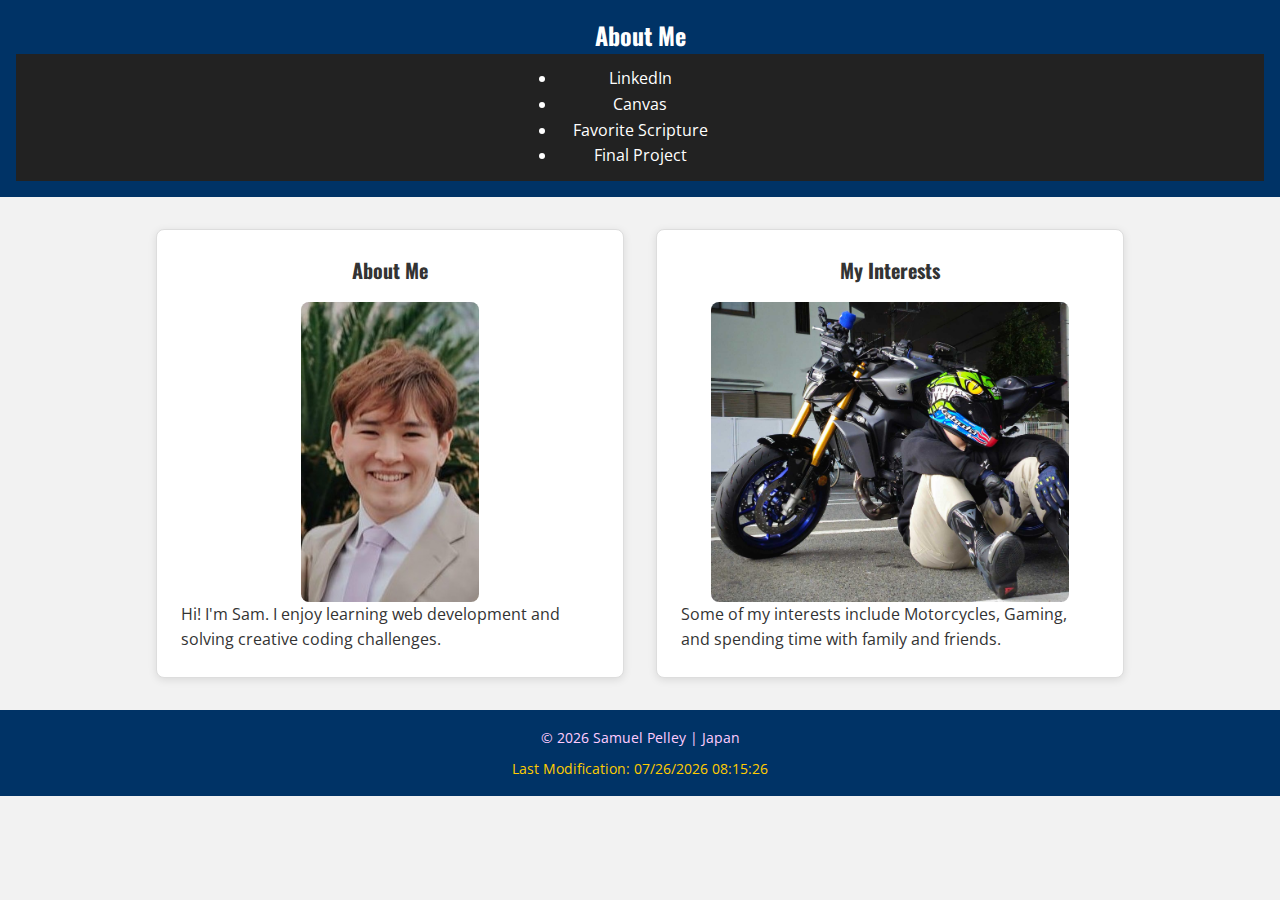
<file: index.html>
<!DOCTYPE html>
<html lang="en">

<head>
    <meta charset="UTF-8">
    <meta name="viewport" content="width=device-width, initial-scale=1.0">
    <title>WDD 131 - Dynamic Web Fundamentals - Samuel Pelley</title>
    <meta name="description"
        content="WDD 131 - Dynamic Web Fundamentals. Samuel Pelley. Personal bio, course project links, and spiritual resources.">
    <meta name="author" content="Samuel Pelley">
    <link rel="stylesheet" href="styles/base.css">
    <script src="scripts/getdates.js" defer></script>
</head>

<body>
    <header>
        <h1>About Me</h1>
        <nav>
            <ul>
                <li><a href="https://www.linkedin.com/in/pelleysamueltoma/" target="_blank">LinkedIn</a></li>
                <li><a href="https://byupw.instructure.com/" target="_blank">Canvas</a></li>
                <li><a href="https://www.churchofjesuschrist.org/study/scriptures/ot/prov/3?lang=eng&id=p5-p6#p5"
                        target="_blank">Favorite Scripture</a></li>
                <li><a href="#">Final Project</a></li>
            </ul>
        </nav>
    </header>

    <main>
        <section class="card">
            <h2>About Me</h2>
            <img src="images/personalphoto.jpg" alt="Your Photo">
            <p>Hi! I'm Sam. I enjoy learning web development and solving creative coding challenges.</p>
        </section>

        <section class="card">
            <h2>My Interests</h2>
            <img src="images/motorcycle.jpg" alt="Interest Image">
            <p>Some of my interests include Motorcycles, Gaming, and spending time with family and friends.</p>
        </section>
    </main>

    <footer>
        <p>&copy; <span id="currentyear"></span> Samuel Pelley | Japan</p>
        <p id="lastModified"></p>
    </footer>
</body>

</html>
</file>
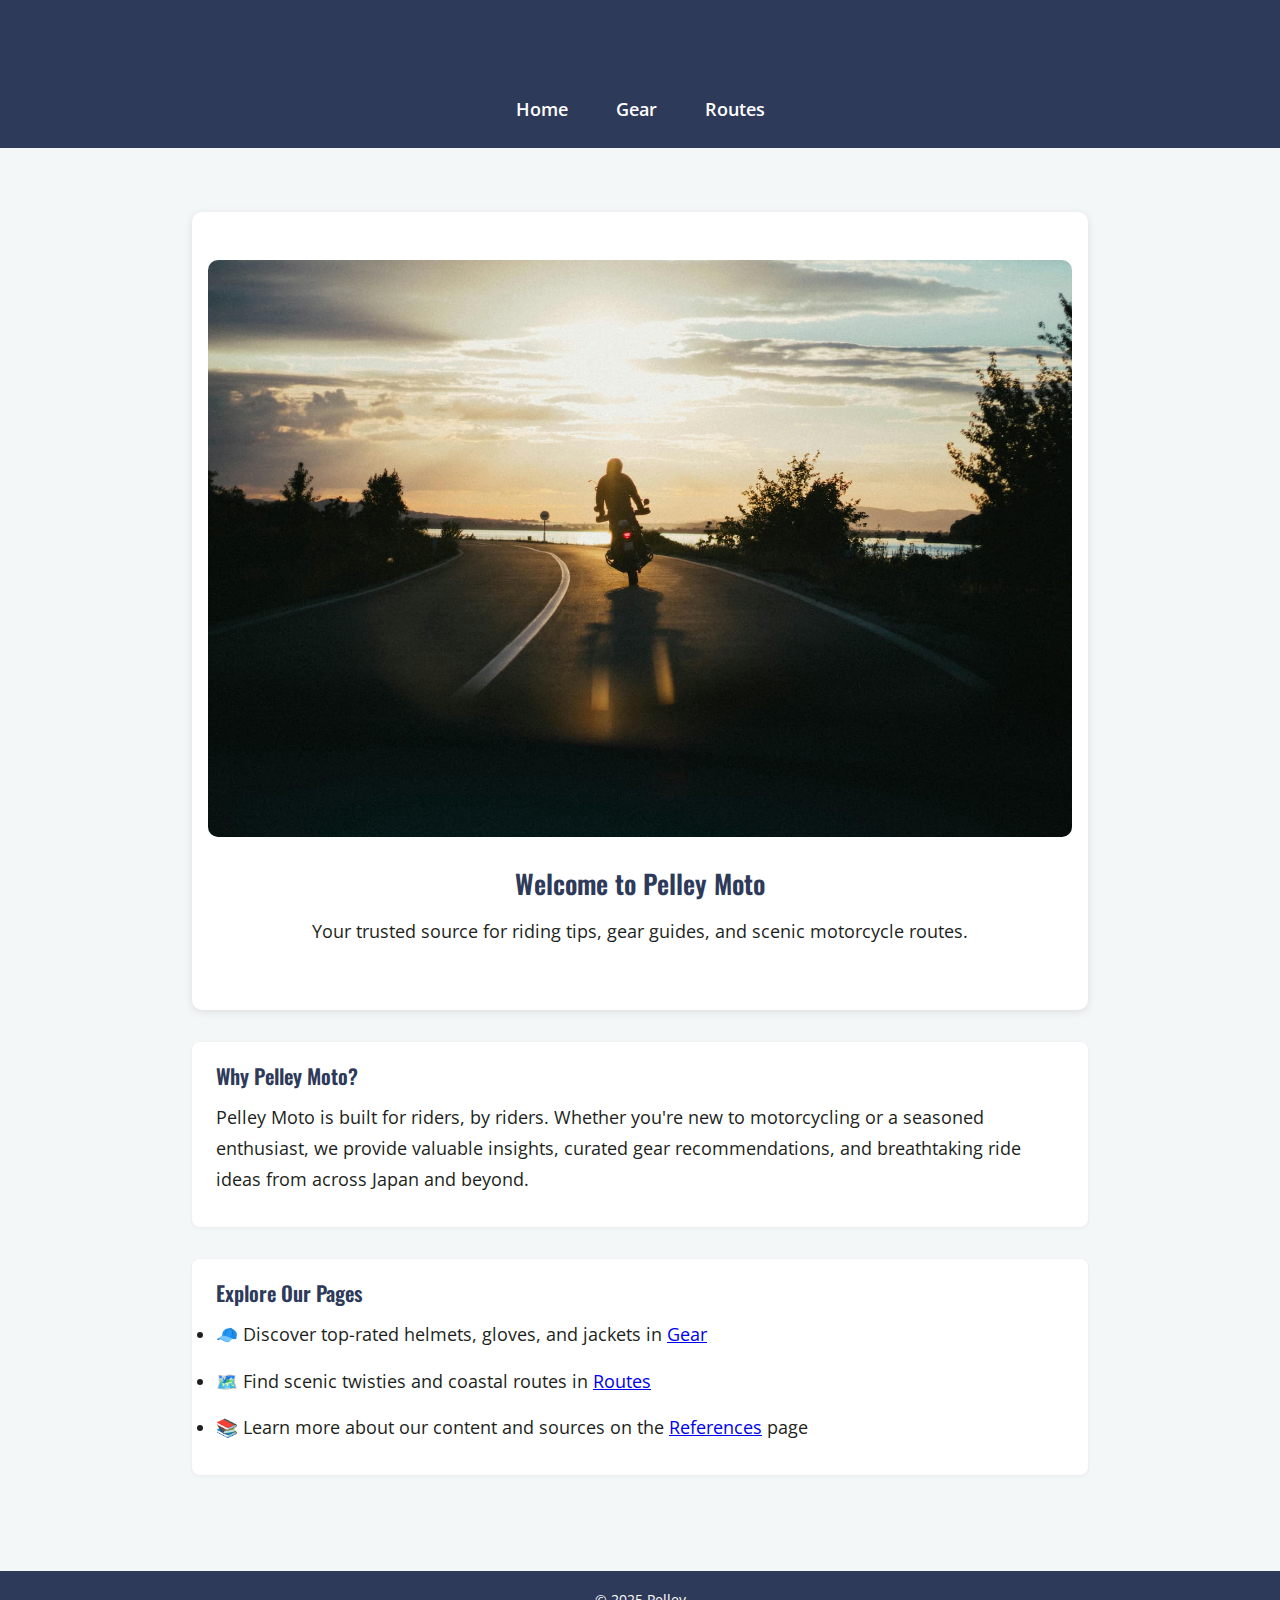
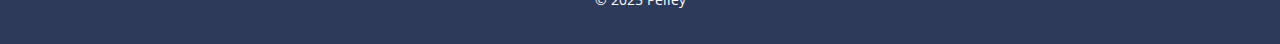
<file: project/index.html>
<!DOCTYPE html>
<html lang="en">
<head>
  <meta charset="UTF-8">
  <meta name="viewport" content="width=device-width, initial-scale=1.0">
  <title>Pelley Moto</title>
  <link rel="stylesheet" href="styles/main.css" >
  <script src="scripts/main.js" defer></script>
</head>
<body>
  <header>
    <h1>Pelley Moto</h1>
    <nav>
      <ul class="nav">
        <li><a href="index.html">Home</a></li>
        <li><a href="gear.html">Gear</a></li>
        <li><a href="routes.html">Routes</a></li>
      </ul>
    </nav>
  </header>

  <main>
    <section class="hero">
      <img src="images/hero-bike.jpg" 
           alt="Motorcyclist riding into sunset on winding road" 
           loading="lazy">
      <h2>Welcome to Pelley Moto</h2>
      <p>Your trusted source for riding tips, gear guides, and scenic motorcycle routes.</p>
    </section>

    <section>
      <h3>Why Pelley Moto?</h3>
      <p>Pelley Moto is built for riders, by riders. Whether you're new to motorcycling or a seasoned enthusiast, we provide valuable insights, curated gear recommendations, and breathtaking ride ideas from across Japan and beyond.</p>
    </section>

    <section>
      <h3>Explore Our Pages</h3>
      <ul>
        <li>🧢 Discover top-rated helmets, gloves, and jackets in <a href="gear.html">Gear</a></li>
        <li>🗺️ Find scenic twisties and coastal routes in <a href="routes.html">Routes</a></li>
        <li>📚 Learn more about our content and sources on the <a href="references.html">References</a> page</li>
      </ul>
    </section>
  </main>

  <footer>
    <p>&copy; 2025 Pelley
</file>
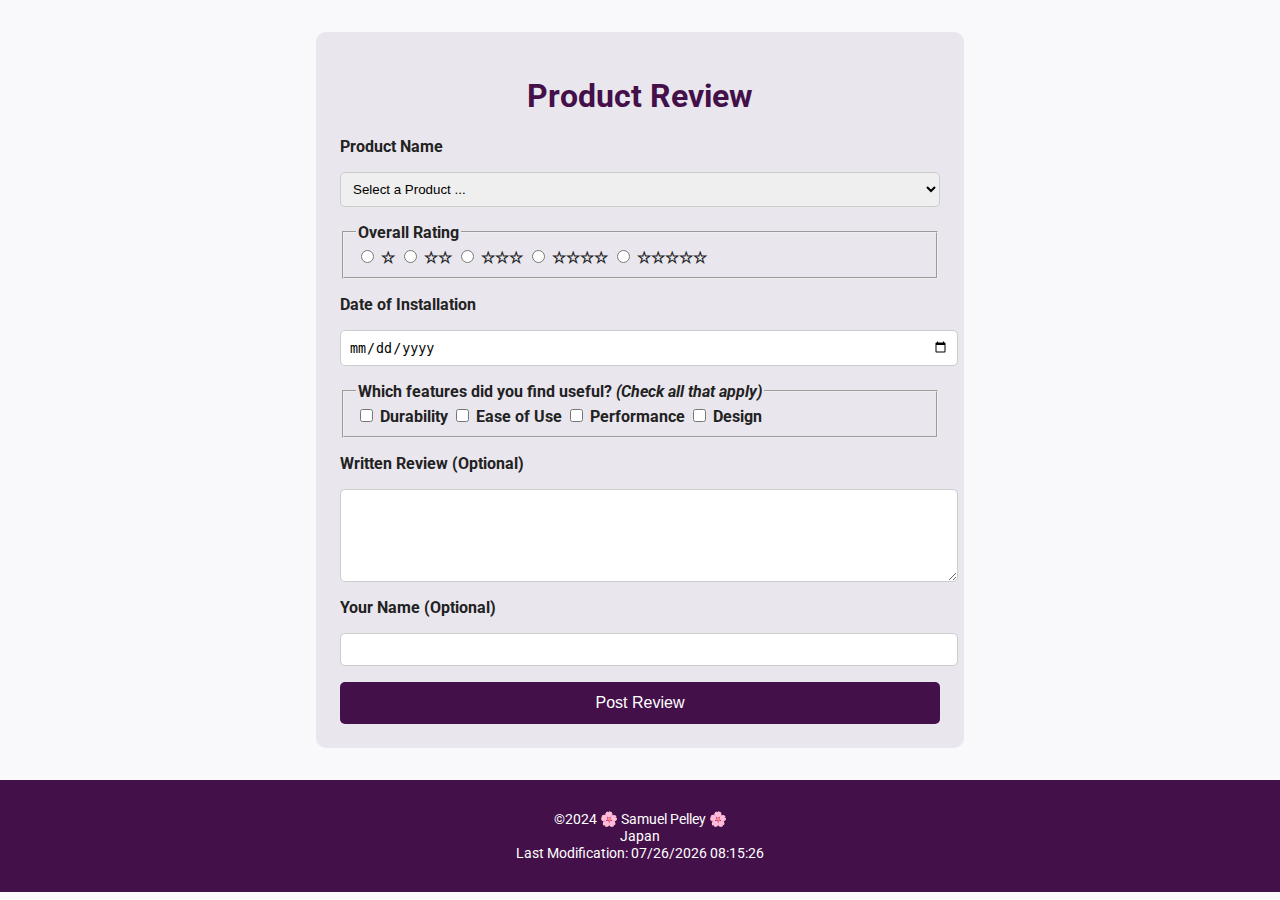
<file: form.html>
<!DOCTYPE html>
<html lang="en">
<head>
  <meta charset="UTF-8" />
  <meta name="viewport" content="width=device-width, initial-scale=1.0" />
  <meta name="description" content="Submit a product review including star rating, installation date, and feedback." />
  <meta name="author" content="Samuel Pelley" />
  <title>Product Review</title>
  <link href="https://fonts.googleapis.com/css2?family=Roboto&display=swap" rel="stylesheet">
  <link rel="stylesheet" href="styles/form.css" />
</head>
<body>
  <main>
    <h1>Product Review</h1>
    <form action="review.html" method="get">
      <!-- Product Name -->
      <label for="productName">Product Name</label>
      <select id="productName" name="productName" required>
        <option value="" disabled selected>Select a Product ...</option>
      </select>

      <!-- Overall Rating -->
      <fieldset>
        <legend>Overall Rating</legend>
        <label><input type="radio" name="rating" id="star1" value="1" required> ☆</label>
        <label><input type="radio" name="rating" id="star2" value="2"> ☆☆</label>
        <label><input type="radio" name="rating" id="star3" value="3"> ☆☆☆</label>
        <label><input type="radio" name="rating" id="star4" value="4"> ☆☆☆☆</label>
        <label><input type="radio" name="rating" id="star5" value="5"> ☆☆☆☆☆</label>
      </fieldset>

      <!-- Date of Installation -->
      <label for="installDate">Date of Installation</label>
      <input type="date" id="installDate" name="installDate" required />

      <!-- Useful Features -->
      <fieldset>
        <legend>Which features did you find useful? <em>(Check all that apply)</em></legend>
        <label><input type="checkbox" id="durability" name="features" value="Durability"> Durability</label>
        <label><input type="checkbox" id="ease" name="features" value="Ease of Use"> Ease of Use</label>
        <label><input type="checkbox" id="performance" name="features" value="Performance"> Performance</label>
        <label><input type="checkbox" id="design" name="features" value="Design"> Design</label>
      </fieldset>

      <!-- Written Review -->
      <label for="reviewText">Written Review <span>(Optional)</span></label>
      <textarea id="reviewText" name="reviewText" rows="5"></textarea>

      <!-- Your Name -->
      <label for="username">Your Name <span>(Optional)</span></label>
      <input type="text" id="username" name="username" />

      <!-- Submit -->
      <input type="submit" value="Post Review" />
    </form>
  </main>

  <footer>
    <p>&copy;2024 🌸 Samuel Pelley 🌸<br>Japan<br>Last Modification: <span id="lastMod"></span></p>
  </footer>

  <script src="scripts/form.js" defer></script>
</body>
</html>
</file>
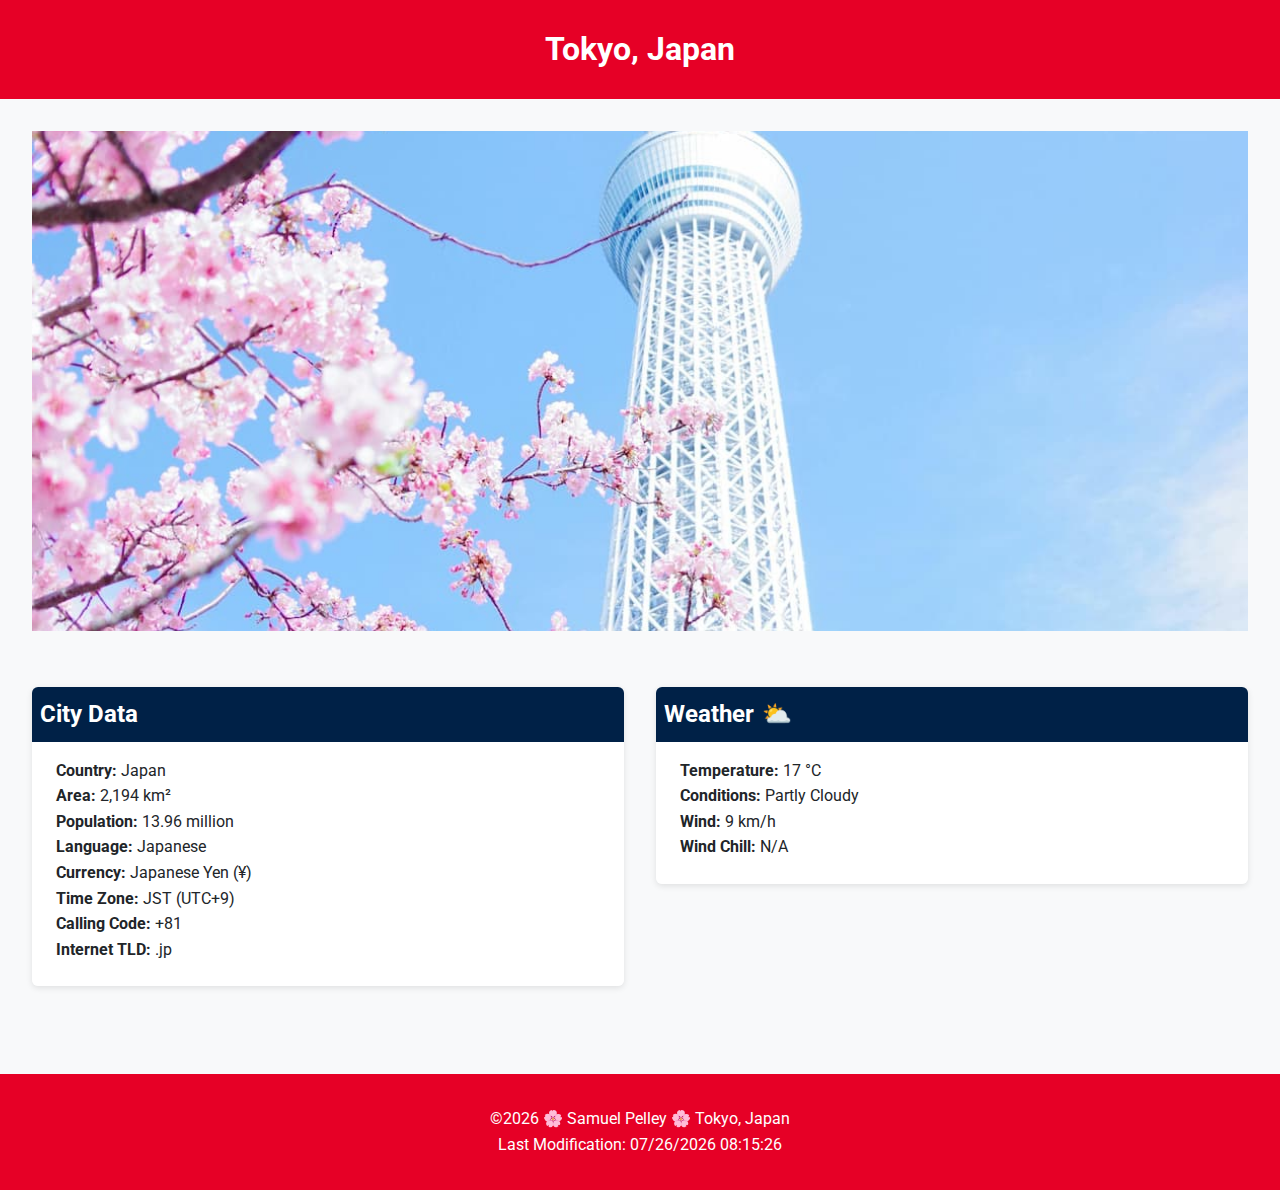
<file: place.html>
<!DOCTYPE html>
<html lang="en">
<head>
  <meta charset="utf-8" />
  <meta name="viewport" content="width=device-width, initial-scale=1.0" />
  <meta name="author" content="Samuel Pelley" />
  <meta name="description" content="A detailed overview of Tokyo, Japan including climate, data, and weather." />
  <title>Tokyo, Japan | WDD 131</title>

  <!-- Google Fonts -->
  <link rel="preconnect" href="https://fonts.googleapis.com">
  <link rel="preconnect" href="https://fonts.gstatic.com" crossorigin>
  <link href="https://fonts.googleapis.com/css2?family=Roboto&display=swap" rel="stylesheet">


  <!-- CSS -->
  <link rel="stylesheet" href="styles/place.css" />

  <!-- JS -->
  <script src="scripts/place.js" defer></script>
</head>

<body>
  <header>
    <h1>Tokyo, Japan</h1>
  </header>

  <main>
    <picture class="hero">
      <source srcset="images/hero-large.webp" media="(min-width: 900px)" />
      <img src="images/hero-small.webp" alt="Tokyo city skyline at dusk" />
    </picture>

    <section class="data">
      <h2>City Data</h2>
      <p><strong>Country:</strong> Japan</p>
      <p><strong>Area:</strong> 2,194 km²</p>
      <p><strong>Population:</strong> 13.96 million</p>
      <p><strong>Language:</strong> Japanese</p>
      <p><strong>Currency:</strong> Japanese Yen (¥)</p>
      <p><strong>Time Zone:</strong> JST (UTC+9)</p>
      <p><strong>Calling Code:</strong> +81</p>
      <p><strong>Internet TLD:</strong> .jp</p>
    </section>

    <section class="weather">
      <h2>Weather</h2>
      <img class="weather-icon-mobile" src="images/weather.svg" alt="Partly cloudy weather icon" />
      <p><strong>Temperature:</strong> <span id="temp">17</span> °C</p>
      <p><strong>Conditions:</strong> Partly Cloudy</p>
      <p><strong>Wind:</strong> <span id="wind">9</span> km/h</p>
      <p><strong>Wind Chill:</strong> <span id="windchill">N/A</span></p>
    </section>
  </main>

  <footer>
    <p>&copy;<span id="year"></span> 🌸 Samuel Pelley 🌸 Tokyo, Japan</p>
    <p>Last Modification: <span id="lastModified"></span></p>
  </footer>
</body>
</html>
</file>
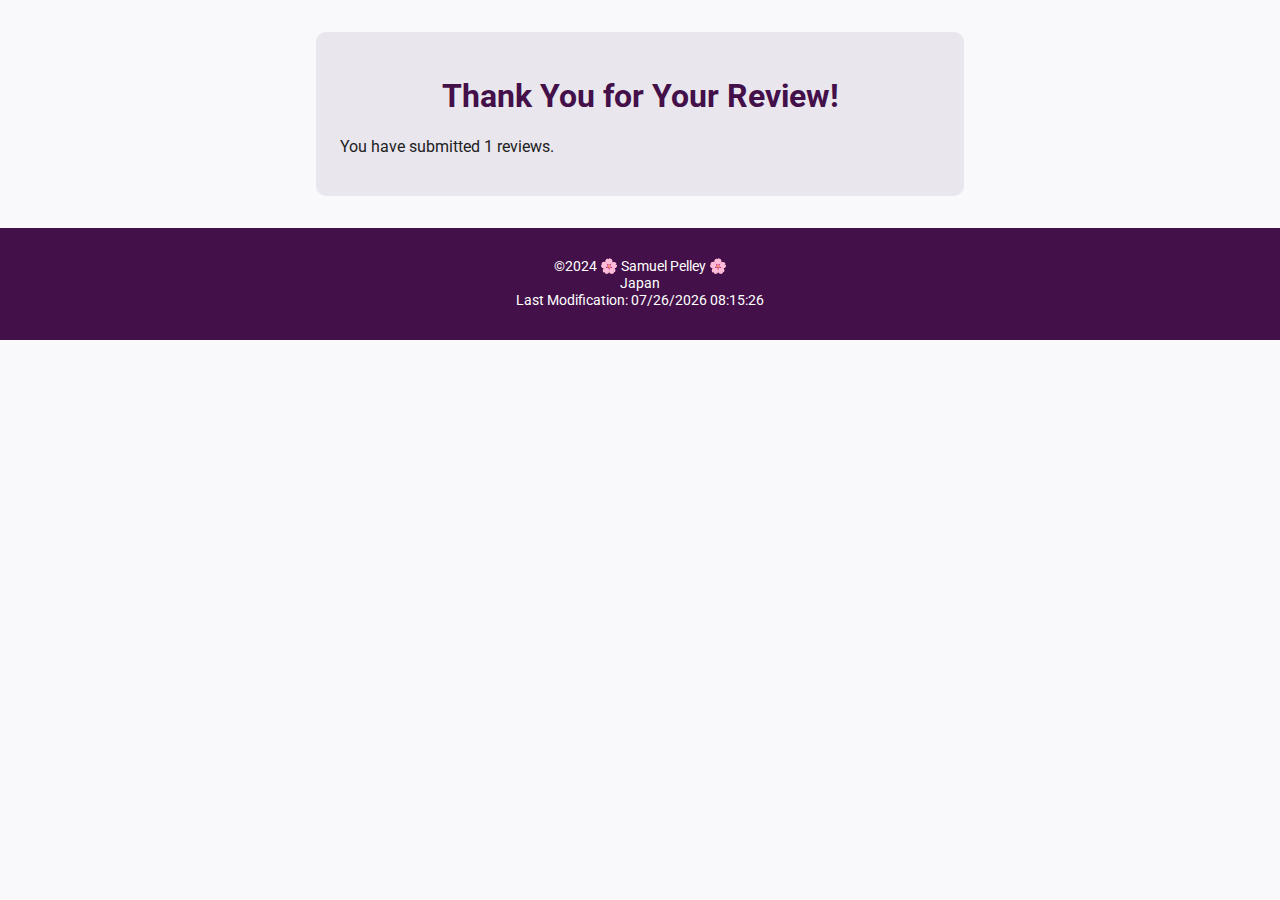
<file: review.html>
<!DOCTYPE html>
<html lang="en">
<head>
  <meta charset="UTF-8" />
  <meta name="viewport" content="width=device-width, initial-scale=1.0" />
  <meta name="description" content="Confirmation page for product review form submission." />
  <meta name="author" content="Samuel Pelley" />
  <title>Review Submitted</title>
  <link href="https://fonts.googleapis.com/css2?family=Roboto&display=swap" rel="stylesheet">
  <link rel="stylesheet" href="styles/form.css">
</head>
<body>
  <main>
    <h1>Thank You for Your Review!</h1>
    <p>You have submitted <span id="reviewCount">0</span> reviews.</p>
  </main>

  <footer>
    <p>&copy;2024 🌸 Samuel Pelley 🌸<br>Japan<br>Last Modification: <span id="lastMod"></span></p>
  </footer>

  <script defer>
    let count = Number(localStorage.getItem("reviewCount")) || 0;
    count += 1;
    localStorage.setItem("reviewCount", count);
    document.getElementById("reviewCount").textContent = count;
    document.getElementById("lastMod").textContent = document.lastModified;
  </script>
</body>
</html>
</file>
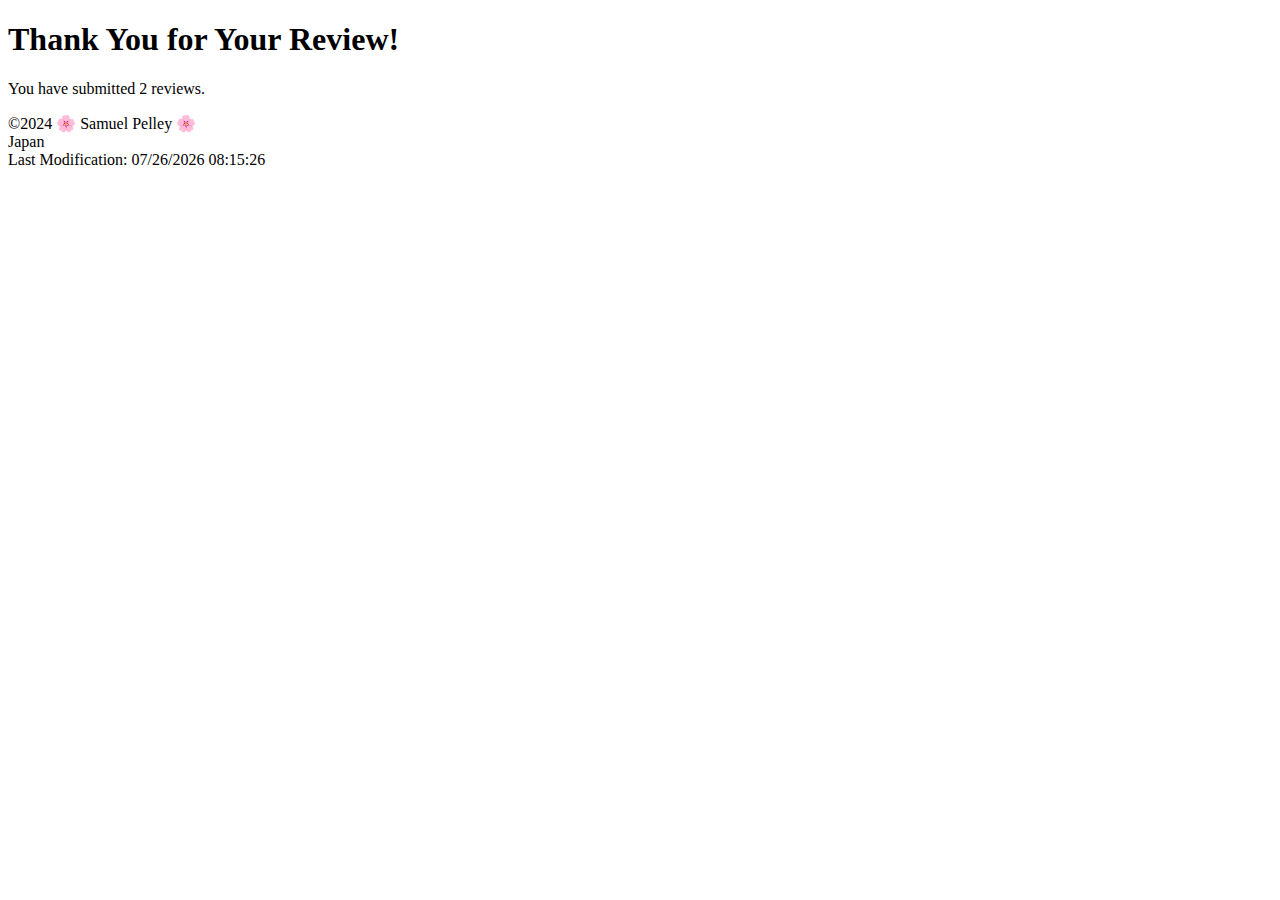
<file: product-review-form/review.html>
<!DOCTYPE html>
<html lang="en">
<head>
  <meta charset="UTF-8" />
  <meta name="viewport" content="width=device-width, initial-scale=1.0"/>
  <title>Review Submitted</title>
</head>
<body>
  <main>
    <h1>Thank You for Your Review!</h1>
    <p>You have submitted <span id="reviewCount">0</span> reviews.</p>
  </main>

  <footer>
    <p>&copy;2024 🌸 Samuel Pelley 🌸<br>Japan<br>Last Modification: <span id="lastMod"></span></p>
  </footer>

  <script>
    let count = Number(localStorage.getItem("reviewCount")) || 0;
    count += 1;
    localStorage.setItem("reviewCount", count);
    document.getElementById("reviewCount").textContent = count;

    // Update footer timestamp
    document.getElementById("lastMod").textContent = document.lastModified;
  </script>
</body>
</html>
</file>
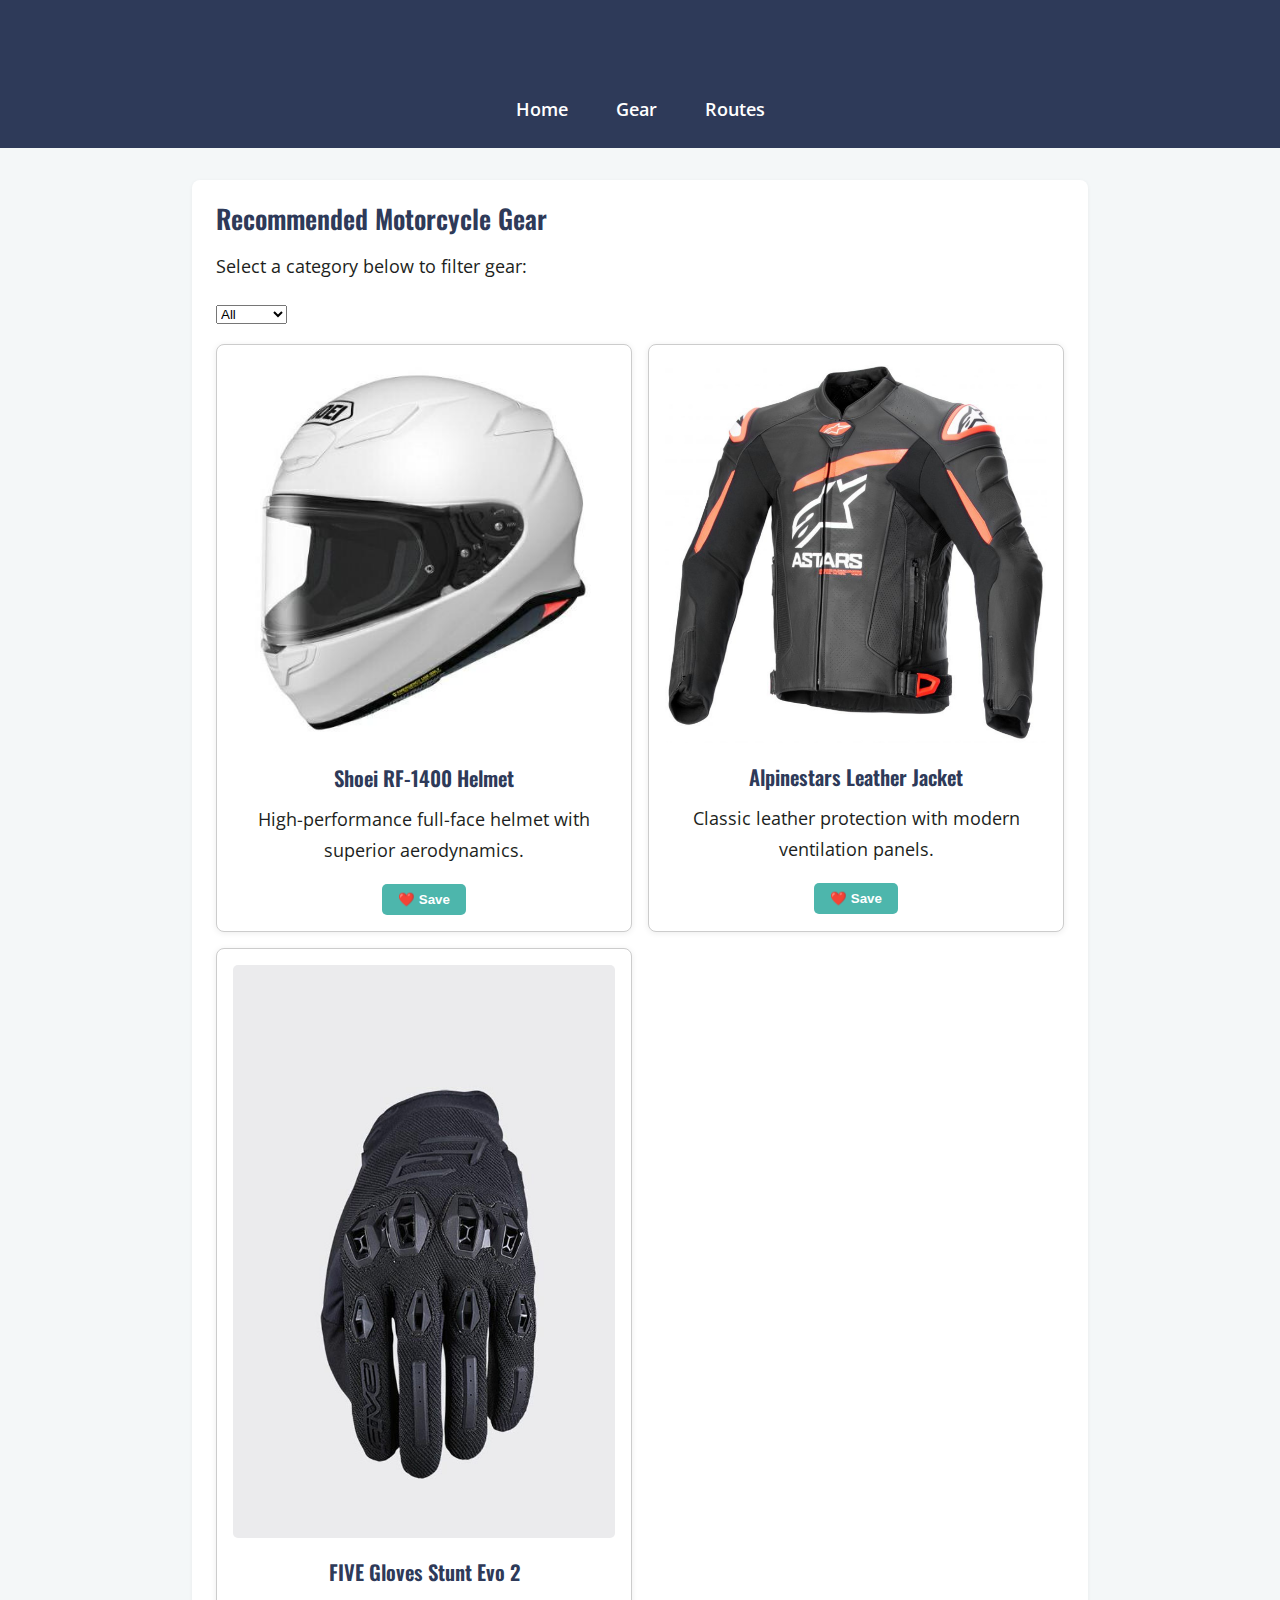
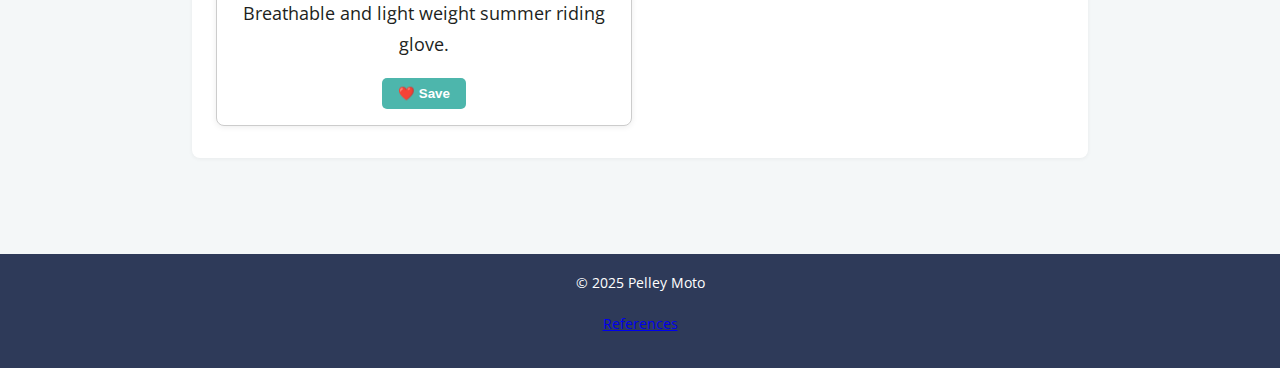
<file: project/gear.html>
<!DOCTYPE html>
<html lang="en">
<head>
  <meta charset="UTF-8">
  <meta name="viewport" content="width=device-width, initial-scale=1.0">
  <title>Gear | Pelley Moto</title>
  <link rel="stylesheet" href="styles/main.css" >
  <script src="scripts/main.js" defer></script>
</head>
<body>
  <header>
    <h1>Pelley Moto</h1>
    <nav>
      <ul class="nav">
        <li><a href="index.html">Home</a></li>
        <li><a href="gear.html">Gear</a></li>
        <li><a href="routes.html">Routes</a></li>
      </ul>
    </nav>
  </header>

  <main>
    <section>
      <h2>Recommended Motorcycle Gear</h2>
      <p>Select a category below to filter gear:</p>
      <select id="gear-filter">
        <option value="all">All</option>
        <option value="helmet">Helmets</option>
        <option value="jacket">Jackets</option>
        <option value="gloves">Gloves</option>
      </select>
      <div id="gear-list" class="gear-grid"></div>
    </section>
  </main>

  <footer>
    <p>&copy; 2025 Pelley Moto</p>
    <p><a href="references.html">References</a></p>
  </footer>
</body>
</html>
</file>
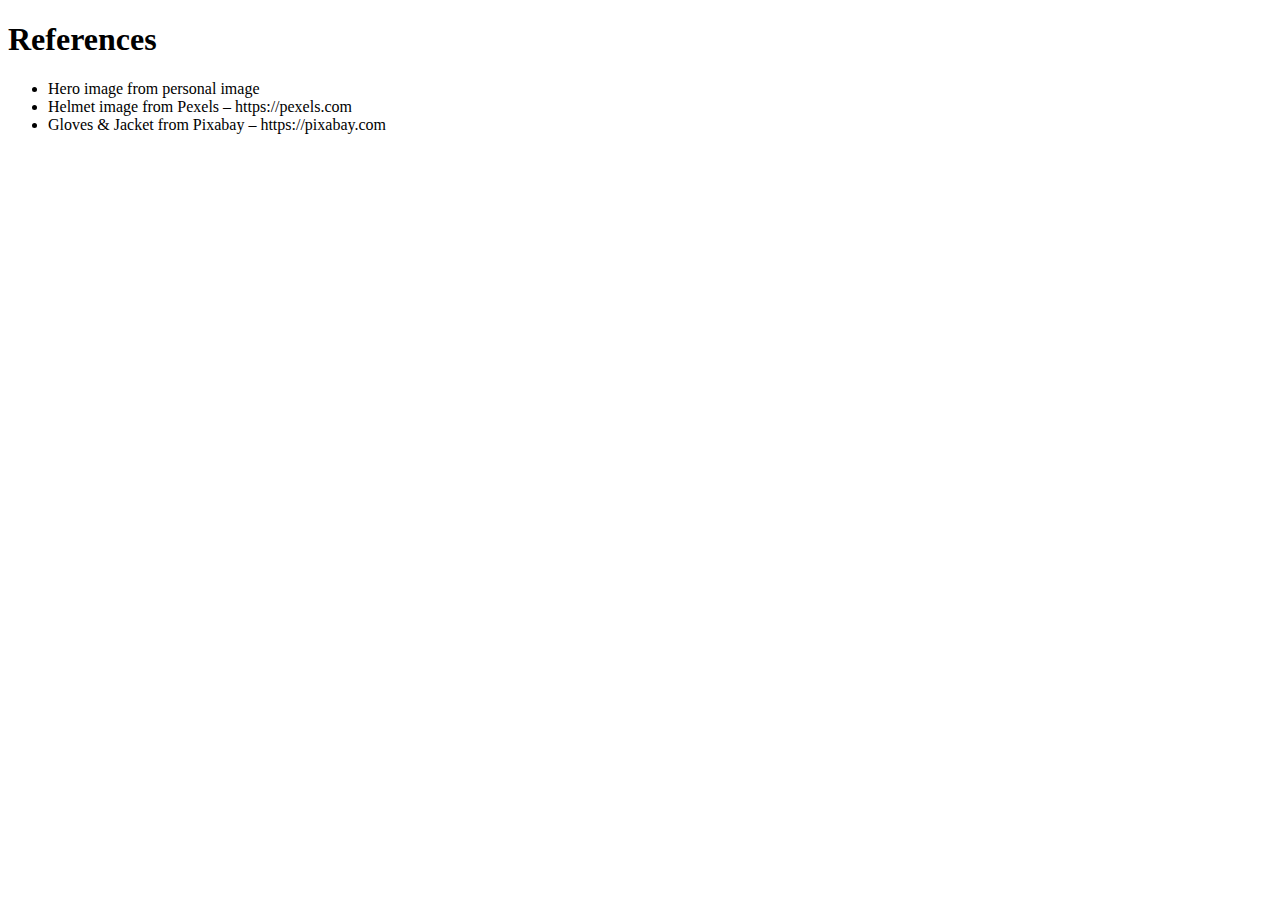
<file: project/references.html>
<!DOCTYPE html>
<html lang="en">
<head>
  <meta charset="UTF-8">
  <meta name="viewport" content="width=device-width, initial-scale=1.0">
  <title>References | Pelley Moto</title>
</head>
<body>
  <h1>References</h1>
  <ul>
    <li>Hero image from personal image</li>
    <li>Helmet image from Pexels – https://pexels.com</li>
    <li>Gloves & Jacket from Pixabay – https://pixabay.com</li>
  </ul>
</body>
</html>
</file>
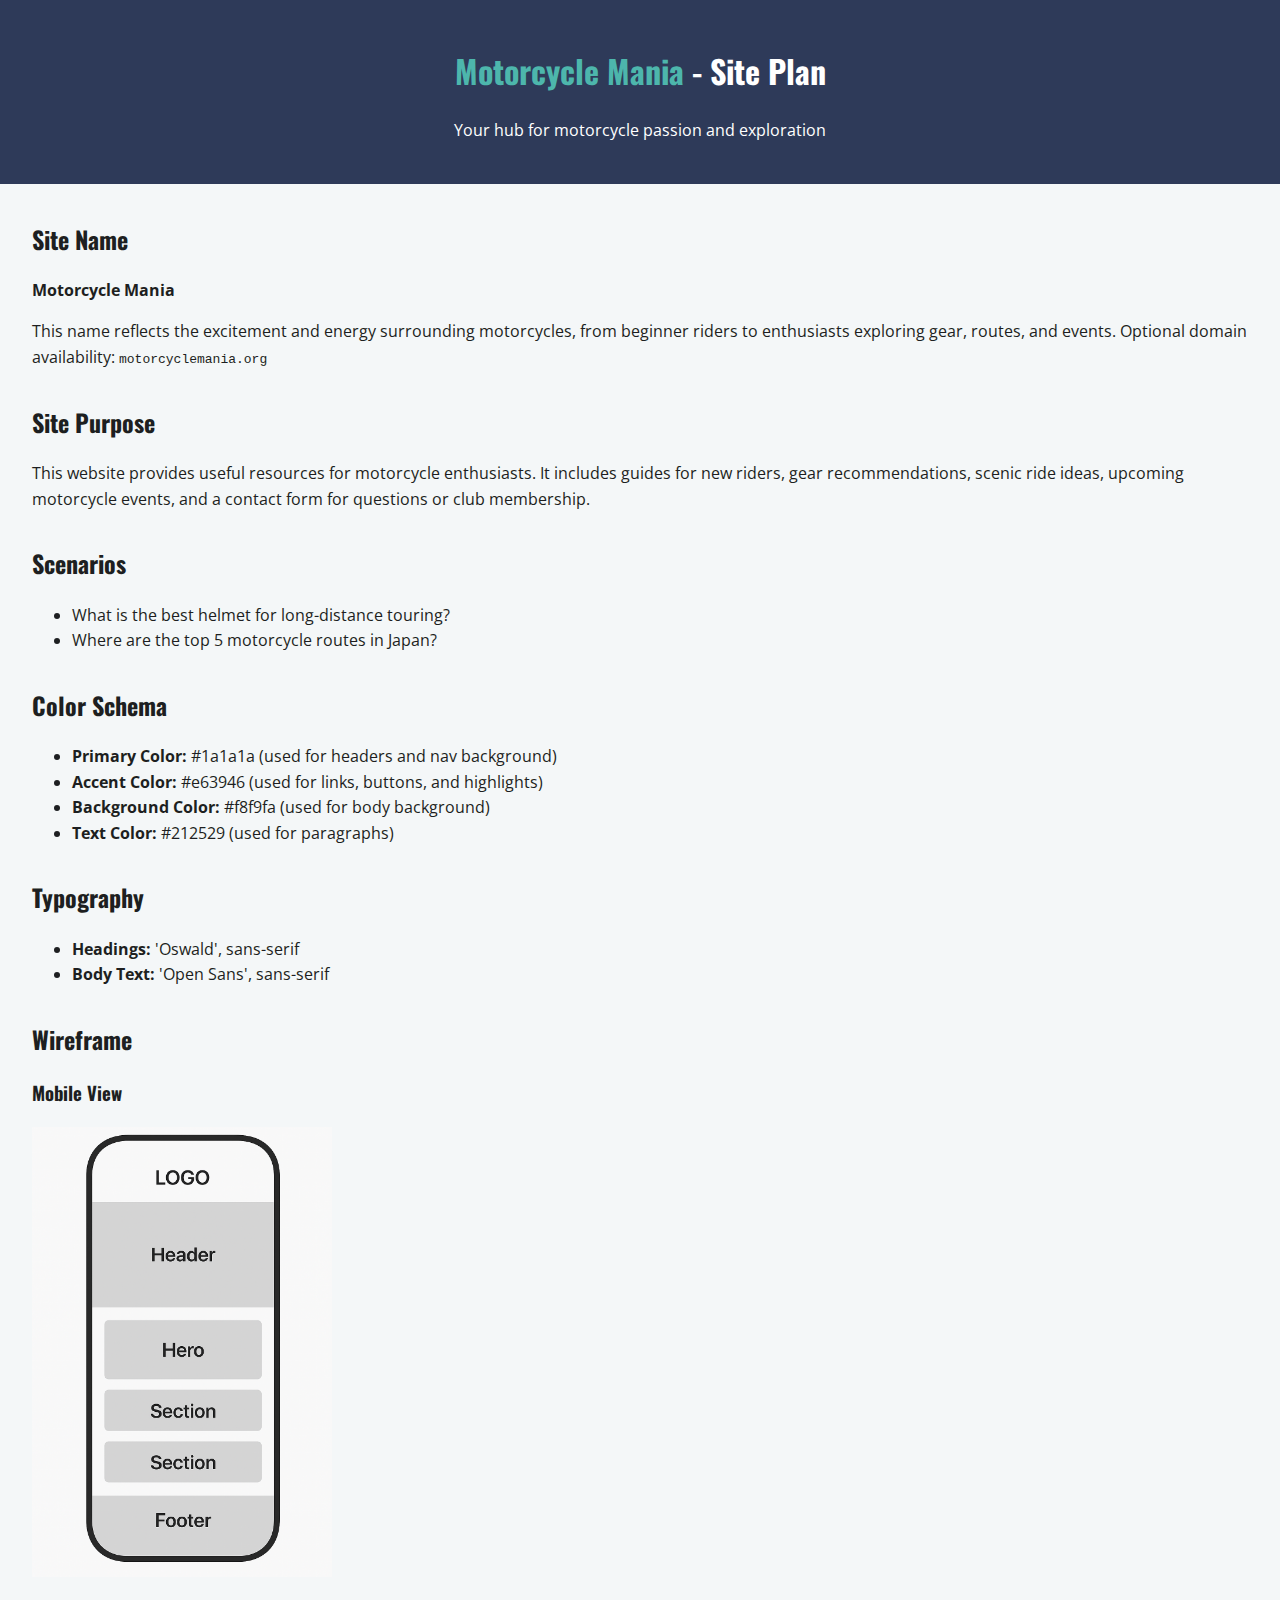
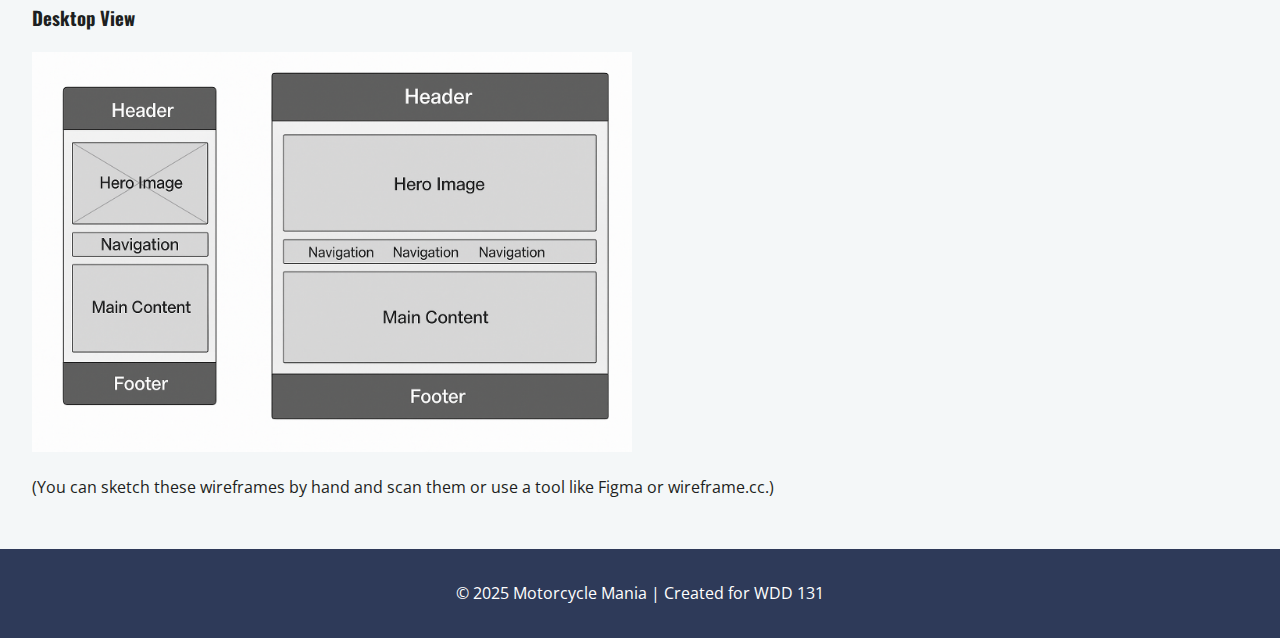
<file: project/siteplan.html>
<!DOCTYPE html>
<html lang="en">

<head>
    <meta charset="UTF-8">
    <meta name="viewport" content="width=device-width, initial-scale=1.0" />
    <title>Motorcycle Mania - Site Plan</title>
    <link rel="stylesheet" href="styles/siteplan.css">
</head>

<body>
    <header>
        <h1><span class="highlight">Motorcycle Mania</span> - Site Plan</h1>
        <p>Your hub for motorcycle passion and exploration</p>
    </header>

    <main>
        <section>
            <h2>Site Name</h2>
            <p><strong>Motorcycle Mania</strong></p>
            <p>This name reflects the excitement and energy surrounding motorcycles, from beginner riders to enthusiasts
                exploring gear, routes, and events. Optional domain availability: <code>motorcyclemania.org</code></p>
        </section>

        <section>
            <h2>Site Purpose</h2>
            <p>This website provides useful resources for motorcycle enthusiasts. It includes guides for new riders,
                gear recommendations, scenic ride ideas, upcoming motorcycle events, and a contact form for questions or
                club membership.</p>
        </section>

        <section>
            <h2>Scenarios</h2>
            <ul>
                <li>What is the best helmet for long-distance touring?</li>
                <li>Where are the top 5 motorcycle routes in Japan?</li>
            </ul>
        </section>

        <section>
            <h2>Color Schema</h2>
            <ul>
                <li><strong>Primary Color:</strong> #1a1a1a (used for headers and nav background)</li>
                <li><strong>Accent Color:</strong> #e63946 (used for links, buttons, and highlights)</li>
                <li><strong>Background Color:</strong> #f8f9fa (used for body background)</li>
                <li><strong>Text Color:</strong> #212529 (used for paragraphs)</li>
            </ul>
        </section>

        <section>
            <h2>Typography</h2>
            <ul>
                <li><strong>Headings:</strong> 'Oswald', sans-serif</li>
                <li><strong>Body Text:</strong> 'Open Sans', sans-serif</li>
            </ul>
        </section>

        <section>
            <h2>Wireframe</h2>
            <h3>Mobile View</h3>
            <img src="images/wireframe-mobile.png" alt="Mobile wireframe" width="300">
            <h3>Desktop View</h3>
            <img src="images/wireframe-desktop.png" alt="Desktop wireframe" width="600">
            <p>(You can sketch these wireframes by hand and scan them or use a tool like Figma or wireframe.cc.)</p>
        </section>
    </main>

    <footer>
        <p>&copy; 2025 Motorcycle Mania | Created for WDD 131</p>
    </footer>
</body>

</html>
</file>
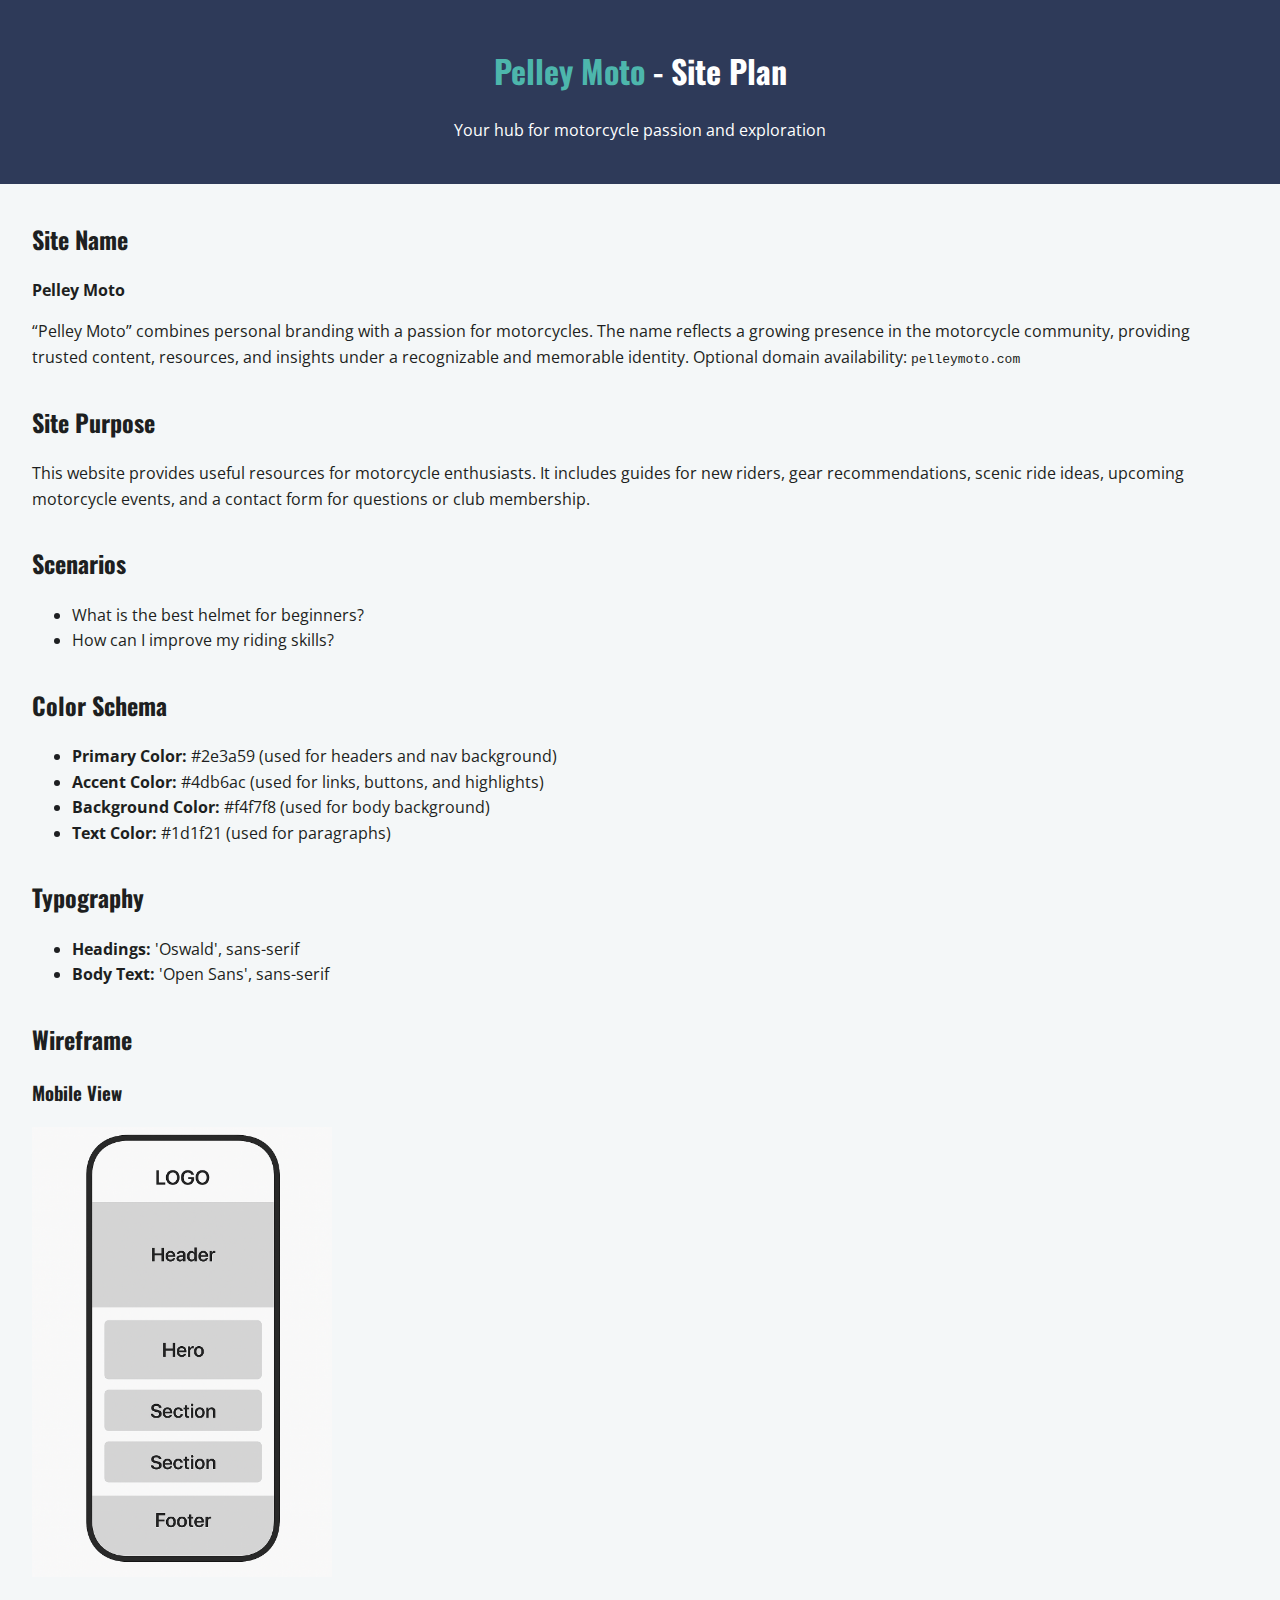
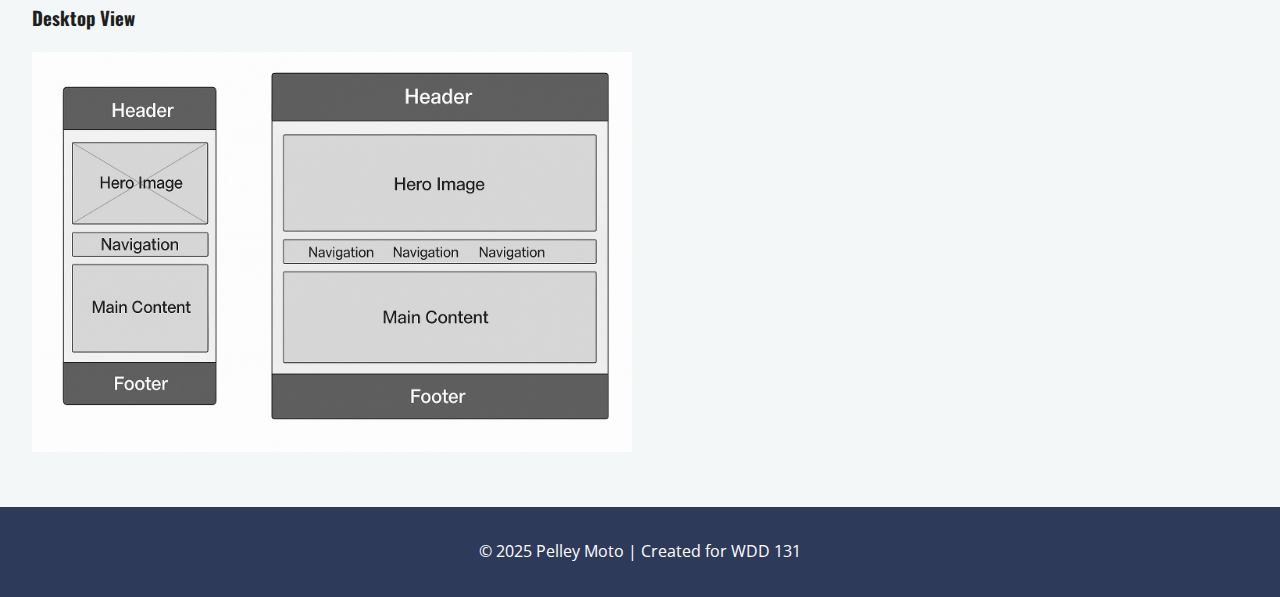
<file: project/siteplan/siteplan.html>
<!DOCTYPE html>
<html lang="en">

<head>
    <meta charset="UTF-8" />
    <meta name="viewport" content="width=device-width, initial-scale=1.0" />
    <title>Pelley Moto - Site Plan</title>
    <link rel="stylesheet" href="styles/siteplan.css">
</head>

<body>
    <header>
        <h1><span class="highlight">Pelley Moto</span> - Site Plan</h1>
        <p>Your hub for motorcycle passion and exploration</p>
    </header>

    <main>
        <section>
            <h2>Site Name</h2>
            <p><strong>Pelley Moto</strong></p>
            <p>“Pelley Moto” combines personal branding with a passion for motorcycles. The name reflects a growing
                presence in the motorcycle community, providing trusted content, resources, and insights under a
                recognizable and memorable identity. Optional domain availability: <code>pelleymoto.com</code></p>
        </section>

        <section>
            <h2>Site Purpose</h2>
            <p>This website provides useful resources for motorcycle enthusiasts. It includes guides for new riders,
                gear recommendations, scenic ride ideas, upcoming motorcycle events, and a contact form for questions or
                club membership.</p>
        </section>

        <section>
            <h2>Scenarios</h2>
            <ul>
                <li>What is the best helmet for beginners?</li>
                <li>How can I improve my riding skills?</li>
            </ul>
        </section>

        <section>
            <h2>Color Schema</h2>
            <ul>
                <li><strong>Primary Color:</strong> #2e3a59 (used for headers and nav background)</li>
                <li><strong>Accent Color:</strong> #4db6ac (used for links, buttons, and highlights)</li>
                <li><strong>Background Color:</strong> #f4f7f8 (used for body background)</li>
                <li><strong>Text Color:</strong> #1d1f21 (used for paragraphs)</li>
            </ul>
        </section>

        <section>
            <h2>Typography</h2>
            <ul>
                <li><strong>Headings:</strong> 'Oswald', sans-serif</li>
                <li><strong>Body Text:</strong> 'Open Sans', sans-serif</li>
            </ul>
        </section>

        <section>
            <h2>Wireframe</h2>
            <h3>Mobile View</h3>
            <img src="images/wireframe-mobile.png" alt="Mobile wireframe" width="300">
            <h3>Desktop View</h3>
            <img src="images/wireframe-desktop.png" alt="Desktop wireframe" width="600">
        </section>
    </main>

    <footer>
        <p>&copy; 2025 Pelley Moto | Created for WDD 131</p>
    </footer>
</body>

</html>
</file>
<file: styles/base.css>
@import url('https://fonts.googleapis.com/css2?family=Open+Sans:wght@400;700&family=Oswald:wght@500&display=swap');

:root {
    --primary-color: #003366;
    --secondary-color: #f2f2f2;
    --accent-color: #ffcc00;
    --text-color: #333;
    --link-color: #0044cc;
    --hover-bg: #005999;
    --hover-text: #fff;
}

* {
    box-sizing: border-box;
    margin: 0;
    padding: 0;
}

body {
    font-family: 'Open Sans', sans-serif;
    background-color: var(--secondary-color);
    color: var(--text-color);
    line-height: 1.6;
}

/* Header */
header {
    background-color: var(--primary-color);
    color: white;
    padding: 1rem;
    text-align: center;
}

header h1 {
    font-family: 'Oswald', sans-serif;
    font-size: 1.5rem;
}

header .highlight {
    color: var(--accent-color);
}

/* Navigation */
nav {
    display: flex;
    justify-content: center;
    background-color: #222;
    gap: 2rem;
    padding: 0.75rem 0;
}

nav a {
    color: white;
    text-decoration: none;
    padding: 0.5rem 1rem;
    transition: background-color 0.3s ease, color 0.3s ease;
}

nav a:hover {
    background-color: var(--hover-bg);
    color: var(--hover-text);
    border-radius: 4px;
}

/* Main Layout */
main {
    max-width: 1000px;
    margin: 2rem auto;
    padding: 0 1rem;
    display: grid;
    grid-template-columns: repeat(auto-fit, minmax(300px, 1fr));
    gap: 2rem;
}

/* Card Style */
.card {
    background-color: white;
    border-radius: 8px;
    padding: 1.5rem;
    box-shadow: 0 2px 8px rgba(0, 0, 0, 0.1);
    border: 1px solid #ddd;
}

.card h2 {
    font-family: 'Oswald', sans-serif;
    margin-bottom: 1rem;
    font-size: 1.25rem;
    text-align: center;
}

.card img {
    max-width: 100%;
    max-height: 300px;
    height: auto;
    display: block;
    margin: 0 auto;
    object-fit: cover;
    border-radius: 8px;
}

.about-content {
    display: flex;
    flex-direction: column-reverse;
    gap: 1rem;
}

.about-content img {
    max-width: 180px;
    height: auto;
    border-radius: 8px;
    align-self: center;
}

@media (min-width: 768px) {
    .about-content {
        flex-direction: row;
        justify-content: space-between;
        align-items: flex-start;
    }

    .about-content .text {
        flex: 1;
        padding-right: 1rem;
    }
}

/* Footer */
footer {
    background-color: var(--primary-color);
    color: white;
    text-align: center;
    padding: 1rem 0;
    font-size: 0.9rem;
    margin-top: 2rem;
}

footer p:first-child {
    margin-bottom: 0.5rem;
    color: #ffccff;
}

#lastModified {
    color: var(--accent-color);
}
</file>
<file: project/styles/main.css>
@import url('https://fonts.googleapis.com/css2?family=Open+Sans&family=Oswald&display=swap');

:root {
  --primary: #2e3a59;
  --accent: #4db6ac;
  --background: #f4f7f8;
  --text: #1d1f21;
}

* {
  margin: 0;
  padding: 0;
  box-sizing: border-box;
}

body {
  font-family: 'Open Sans', sans-serif;
  background-color: var(--background);
  color: var(--text);
  line-height: 1.75;
  font-size: 1.1rem;
}

main {
  max-width: 960px;
  margin: 0 auto;
  padding: 2rem;
}

h1, h2, h3 {
  font-family: 'Oswald', sans-serif;
  margin-bottom: 0.5rem;
  font-weight: 600;
  color: var(--primary);
}

p, li {
  margin-bottom: 1rem;
}

header {
  background-color: var(--primary);
  color: white;
  text-align: center;
  padding: 1rem 0;
}

nav {
  background-color: var(--primary);
  padding: 0.5rem 1rem;
}

nav .nav {
  display: flex;
  justify-content: center;
  flex-wrap: wrap;
  list-style: none;
  padding: 0;
  margin: 0;
}

nav .nav li {
  margin: 0 1rem;
}

nav a {
  color: white;
  font-weight: 600;
  text-decoration: none;
  padding: 0.5rem;
  border-radius: 5px;
}

nav a:hover {
  background-color: var(--accent);
}

.hero {
  text-align: center;
  padding: 3rem 1rem;
  background-color: white;
  border-radius: 10px;
  margin: 2rem 0;
  box-shadow: 0 2px 8px rgba(0, 0, 0, 0.1);
}

.hero img {
  max-width: 100%;
  height: auto;
  border-radius: 10px;
  margin-bottom: 1rem;
}

section {
  margin-bottom: 2rem;
  background-color: white;
  padding: 1rem 1.5rem;
  border-radius: 8px;
  box-shadow: 0 1px 4px rgba(0, 0, 0, 0.05);
}

.gear-grid {
  display: grid;
  grid-template-columns: repeat(auto-fit, minmax(280px, 1fr));
  gap: 1rem;
  padding: 1rem 0;
}

.gear-card {
  border: 1px solid #ccc;
  padding: 1rem;
  border-radius: 8px;
  background: white;
  text-align: center;
  box-shadow: 0 1px 6px rgba(0, 0, 0, 0.08);
}

.gear-card img {
  max-width: 100%;
  height: auto;
  margin-bottom: 0.5rem;
  border-radius: 5px;
}

.gear-card button {
  background-color: var(--accent);
  color: white;
  padding: 0.5rem 1rem;
  border: none;
  cursor: pointer;
  border-radius: 5px;
  font-weight: bold;
}

.gear-card button:hover {
  background-color: #399e93;
}

footer {
  background-color: var(--primary);
  color: white;
  text-align: center;
  padding: 1rem;
  margin-top: 2rem;
  font-size: 0.9rem;
}

@media (max-width: 600px) {
  nav .nav {
    flex-direction: column;
    gap: 0.5rem;
  }

  main {
    padding: 1rem;
  }

  .gear-grid {
    grid-template-columns: 1fr;
  }

  section {
    padding: 1rem;
  }
}
.route-grid {
  display: grid;
  grid-template-columns: repeat(auto-fit, minmax(280px, 1fr));
  gap: 1rem;
  padding: 1rem 0;
}

.route-card {
  border: 1px solid #ccc;
  padding: 1rem;
  border-radius: 8px;
  background: white;
  box-shadow: 0 1px 6px rgba(0, 0, 0, 0.08);
  text-align: center;
}

.route-card img {
  max-width: 100%;
  height: auto;
  border-radius: 5px;
  margin-bottom: 0.5rem;
}
</file>
<file: styles/form.css>
body {
  font-family: 'Roboto', sans-serif;
  margin: 0;
  padding: 0;
  background-color: #f9f9fc;
  color: #222;
}

main {
  max-width: 600px;
  margin: 2rem auto;
  padding: 1.5rem;
  background-color: #e9e6ee;
  border-radius: 10px;
}

h1 {
  text-align: center;
  color: #431049;
}

form {
  display: flex;
  flex-direction: column;
  gap: 1rem;
}

label,
legend {
  font-weight: bold;
}

input[type="text"],
input[type="date"],
select,
textarea {
  width: 100%;
  padding: 0.5rem;
  border-radius: 5px;
  border: 1px solid #ccc;
}

textarea {
  resize: vertical;
}

input[type="submit"] {
  background-color: #431049;
  color: #fff;
  padding: 0.75rem;
  border: none;
  border-radius: 5px;
  font-size: 1rem;
  cursor: pointer;
}

input[type="submit"]:hover {
  background-color: #5e1570;
}

footer {
  text-align: center;
  padding: 1rem;
  font-size: 0.9rem;
  background-color: #431049;
  color: white;
}
</file>
<file: styles/place.css>
:root {
  --primary-color: #e60026; /* Tokyo tower red */
  --secondary-color: #002147; /* navy blue for accents */
  --accent-color: #f8f9fa;
  --text-color: #212529;
  --font-body: 'Roboto', sans-serif;
}

* {
  margin: 0;
  padding: 0;
  box-sizing: border-box;
}

body {
  font-family: var(--font-body);
  color: var(--text-color);
  background-color: var(--accent-color);
  line-height: 1.6;
}

header {
  background-color: var(--primary-color);
  color: white;
  padding: 1.5rem;
  text-align: center;
}

.hero img {
  width: 100%;
  height: auto;
  max-height: 500px;
  object-fit: cover;
  display: block;
}

main {
  padding: 1rem;
}

.data, .weather {
  margin: 1.5rem 0;
  padding: 1rem;
  background-color: white;
  border-radius: 6px;
  box-shadow: 0 2px 6px rgba(0,0,0,0.1);
}

.weather h2::after {
  content: "⛅";
  margin-left: 0.5rem;
}

.weather-icon-mobile {
  display: block;
  width: 48px;
  margin: 0.5rem auto;
}

footer {
  background-color: var(--primary-color);
  color: white;
  text-align: center;
  padding: 1rem;
  font-size: 0.9rem;
  margin-top: 2rem;
}

/* Large View Layout */
@media screen and (min-width: 900px) {
  main {
    display: grid;
    grid-template-areas:
      "hero hero"
      "data weather";
    grid-template-columns: 1fr 1fr;
    gap: 2rem;
    padding: 2rem;
  }

  .hero {
    grid-area: hero;
  }

  .data {
    grid-area: data;
    align-self: start;
    background-color: rgba(255, 255, 255, 0.9);
    padding: 1.5rem;
  }

  .weather {
    grid-area: weather;
    align-self: start;
    background-color: rgba(255, 255, 255, 0.9);
    padding: 1.5rem;
  }

  .data h2, .weather h2 {
    background-color: var(--secondary-color);
    color: white;
    padding: 0.5rem;
    margin: -1.5rem -1.5rem 1rem;
    border-radius: 6px 6px 0 0;
  }

  .weather-icon-mobile {
    display: none;
  }

  footer {
    margin-top: 2rem;
    padding: 2rem;
    font-size: 1rem;
  }
}
</file>
<file: project/styles/siteplan.css>
@import url('https://fonts.googleapis.com/css2?family=Open+Sans&family=Oswald&display=swap');

:root {
    --primary: #2e3a59;
    /* deep navy */
    --accent: #4db6ac;
    /* mint teal */
    --background: #f4f7f8;
    /* light gray */
    --text: #1d1f21;
    /* dark gray-black */
}

body {
    font-family: 'Open Sans', sans-serif;
    background-color: var(--background);
    color: var(--text);
    margin: 0;
    padding: 0;
    line-height: 1.6;
}

header {
    background-color: var(--primary);
    color: white;
    text-align: center;
    padding: 1.5rem;
}

header .highlight {
    color: var(--accent);
}

main {
    padding: 1rem 2rem;
}

h1,
h2,
h3 {
    font-family: 'Oswald', sans-serif;
}

section {
    margin-bottom: 2rem;
}

footer {
    background-color: var(--primary);
    color: white;
    text-align: center;
    padding: 1rem;
}
</file>
<file: project/siteplan/styles/siteplan.css>
@import url('https://fonts.googleapis.com/css2?family=Open+Sans&family=Oswald&display=swap');

:root {
    --primary: #2e3a59;
    /* deep navy */
    --accent: #4db6ac;
    /* mint teal */
    --background: #f4f7f8;
    /* light gray */
    --text: #1d1f21;
    /* dark gray-black */
}

body {
    font-family: 'Open Sans', sans-serif;
    background-color: var(--background);
    color: var(--text);
    margin: 0;
    padding: 0;
    line-height: 1.6;
}

header {
    background-color: var(--primary);
    color: white;
    text-align: center;
    padding: 1.5rem;
}

header .highlight {
    color: var(--accent);
}

main {
    padding: 1rem 2rem;
}

h1,
h2,
h3 {
    font-family: 'Oswald', sans-serif;
}

section {
    margin-bottom: 2rem;
}

footer {
    background-color: var(--primary);
    color: white;
    text-align: center;
    padding: 1rem;
}
</file>
